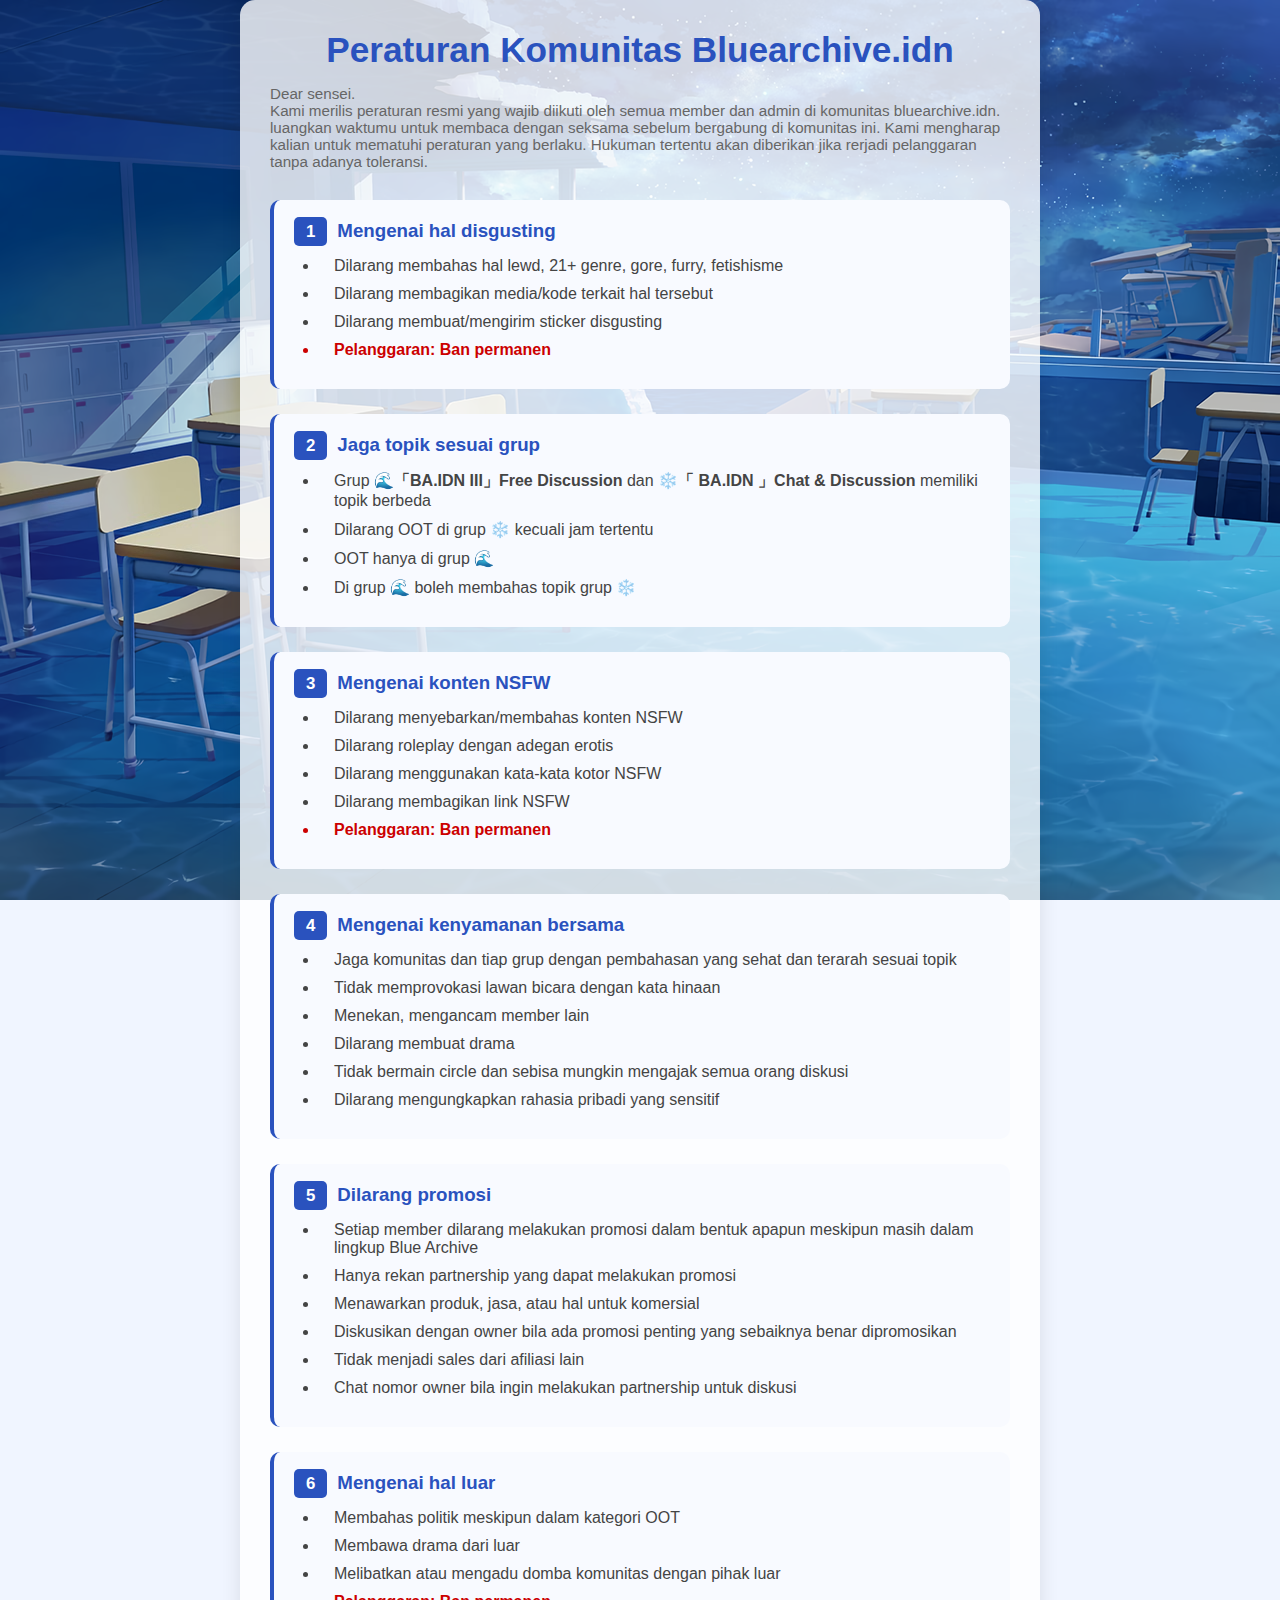
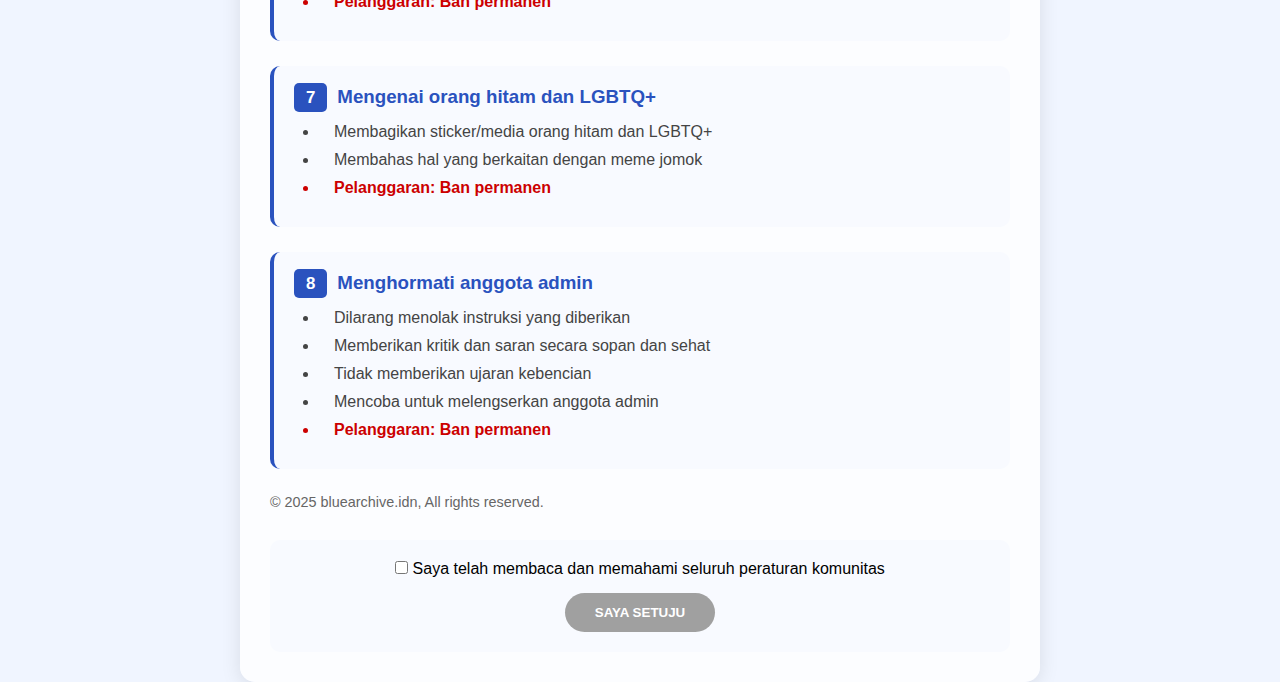
<file: index.html>
<!DOCTYPE html>
<html lang="id">
<head>
    <meta charset="UTF-8">
    <meta name="viewport" content="width=device-width, initial-scale=1.0">
    <title>Peraturan Komunitas Bluearchive.idn</title>

    <!-- favicon -->
    <link rel="icon" href="resource/logonobg.png" type="image/png">

    <!-- Open Graph Meta Tags -->
    <meta property="og:title" content="Peraturan Komunitas Bluearchive.idn">
    <meta property="og:description" content="Dear sensei. Kami merilis peraturan resmi yang wajib diikuti oleh semua member dan admin di komunitas bluearchive.idn. Luangkan waktumu untuk membaca dengan seksama sebelum bergabung di komunitas ini. Kami mengharap kalian untuk mematuhi peraturan yang berlaku. Hukuman tertentu akan diberikan jika terjadi pelanggaran tanpa adanya toleransi.">
    <meta property="og:image" content="https://ramchann.github.io/Peraturan-Komunitas-Bluearchive.idn/resource/BAIDN2.jpg"> <!-- Pastikan URL gambar absolut -->
    <meta property="og:image:type" content="image/jpeg">
    <meta property="og:url" content="https://ramchann.github.io/Peraturan-Komunitas-Bluearchive.idn/">
    <meta property="og:type" content="website">

    <!-- Twitter Card Meta Tags -->
    <meta name="twitter:card" content="summary_large_image">
    <meta name="twitter:title" content="Peraturan Komunitas Bluearchive.idn">
    <meta name="twitter:description" content="Dear sensei. Kami merilis peraturan resmi yang wajib diikuti oleh semua member dan admin di komunitas bluearchive.idn. Luangkan waktumu untuk membaca dengan seksama sebelum bergabung di komunitas ini. Kami mengharap kalian untuk mematuhi peraturan yang berlaku. Hukuman tertentu akan diberikan jika terjadi pelanggaran tanpa adanya toleransi.">
    <meta name="twitter:image" content="https://ramchann.github.io/Peraturan-Komunitas-Bluearchive.idn/resource/BAIDN2.jpg"> <!-- Gunakan URL absolut -->
    <meta name="twitter:url" content="https://ramchann.github.io/Peraturan-Komunitas-Bluearchive.idn/">
    
    <link rel="stylesheet" href="styles.css">
</head>
<body>
    <div class="container">
        <h1>Peraturan Komunitas Bluearchive.idn</h1>
        <p class="subtitle">Dear sensei. <br>Kami merilis peraturan resmi yang wajib diikuti oleh semua member dan admin di komunitas bluearchive.idn. luangkan waktumu untuk membaca dengan seksama sebelum bergabung di komunitas ini. Kami mengharap kalian untuk mematuhi peraturan yang berlaku. Hukuman tertentu akan diberikan jika rerjadi pelanggaran tanpa adanya toleransi.</p>
        
        <div class="rules-list">
            <div class="rule-category">
                <h3>Mengenai hal disgusting</h3>
                <ul>
                    <li>Dilarang membahas hal lewd, 21+ genre, gore, furry, fetishisme</li>
                    <li>Dilarang membagikan media/kode terkait hal tersebut</li>
                    <li>Dilarang membuat/mengirim sticker disgusting</li>
                    <li class="punishment">Pelanggaran: Ban permanen</li>
                </ul>
            </div>

            <div class="rule-category">
                <h3>Jaga topik sesuai grup</h3>
                <ul>
                    <li>Grup <strong>🌊「BA.IDN III」Free Discussion</strong> dan <strong>❄️「 BA.IDN 」Chat & Discussion</strong> memiliki topik berbeda</li>
                    <li>Dilarang OOT di grup ❄️ kecuali jam tertentu</li>
                    <li>OOT hanya di grup 🌊</li>
                    <li>Di grup 🌊 boleh membahas topik grup ❄️</li>
                </ul>
            </div>

            <div class="rule-category">
                <h3>Mengenai konten NSFW</h3>
                <ul>
                   <li>Dilarang menyebarkan/membahas konten NSFW</li>
                   <li>Dilarang roleplay dengan adegan erotis</li>
                   <li>Dilarang menggunakan kata-kata kotor NSFW</li>
                   <li>Dilarang membagikan link NSFW</li>
                   <li class="punishment">Pelanggaran: Ban permanen</li>
               </ul>
            </div>

            <div class="rule-category">
                <h3>Mengenai kenyamanan bersama</h3>
                <ul>
                    <li>Jaga komunitas dan tiap grup dengan pembahasan yang sehat dan terarah sesuai topik</li>
                    <li>Tidak memprovokasi lawan bicara dengan kata hinaan</li>
                    <li>Menekan, mengancam member lain</li>
                    <li>Dilarang membuat drama</li>
                    <li>Tidak bermain circle dan sebisa mungkin mengajak semua orang diskusi</li>
                    <li>Dilarang mengungkapkan rahasia pribadi yang sensitif</li>
                </ul>
            </div>

            <div class="rule-category">
                <h3>Dilarang promosi</h3>
                <ul>
                    <li>Setiap member dilarang melakukan promosi dalam bentuk apapun meskipun masih dalam lingkup Blue Archive</li>
                    <li>Hanya rekan partnership yang dapat melakukan promosi</li>
                    <li>Menawarkan produk, jasa, atau hal untuk komersial</li>
                    <li>Diskusikan dengan owner bila ada promosi penting yang sebaiknya benar dipromosikan</li>
                    <li>Tidak menjadi sales dari afiliasi lain</li>
                    <li>Chat nomor owner bila ingin melakukan partnership untuk diskusi</li>
                </ul>
            </div>

            <div class="rule-category">
                <h3>Mengenai hal luar</h3>
                <ul>
                    <li>Membahas politik meskipun dalam kategori OOT</li>
                    <li>Membawa drama dari luar</li>
                    <li>Melibatkan atau mengadu domba komunitas dengan pihak luar</li>
                    <li class="punishment">Pelanggaran: Ban permanen</li>
                </ul>
            </div>

            <div class="rule-category">
                <h3>Mengenai orang hitam dan LGBTQ+</h3>
                <ul>
                    <li>Membagikan sticker/media orang hitam dan LGBTQ+</li>
                    <li>Membahas hal yang berkaitan dengan meme jomok</li>
                    <li class="punishment">Pelanggaran: Ban permanen</li>
                </ul>
            </div>

            <div class="rule-category">
                <h3>Menghormati anggota admin</h3>
                <ul>
                    <li>Dilarang menolak instruksi yang diberikan</li>
                    <li>Memberikan kritik dan saran secara sopan dan sehat</li>
                    <li>Tidak memberikan ujaran kebencian</li>
                    <li>Mencoba untuk melengserkan anggota admin</li>
                    <li class="punishment">Pelanggaran: Ban permanen</li>
                </ul>
            </div>
        </div>
        
        <div class="copyright">
            © 2025 bluearchive.idn, All rights reserved.
        </div>

        <div class="checkbox-container">
            <input type="checkbox" id="agreeCheckbox">
            <label for="agreeCheckbox">Saya telah membaca dan memahami seluruh peraturan komunitas</label>
            <br>
            <button id="agreeButton" disabled>SAYA SETUJU</button>
        </div>
    </div>

    <script src="script.js"></script>
</body>
</html>
</file>
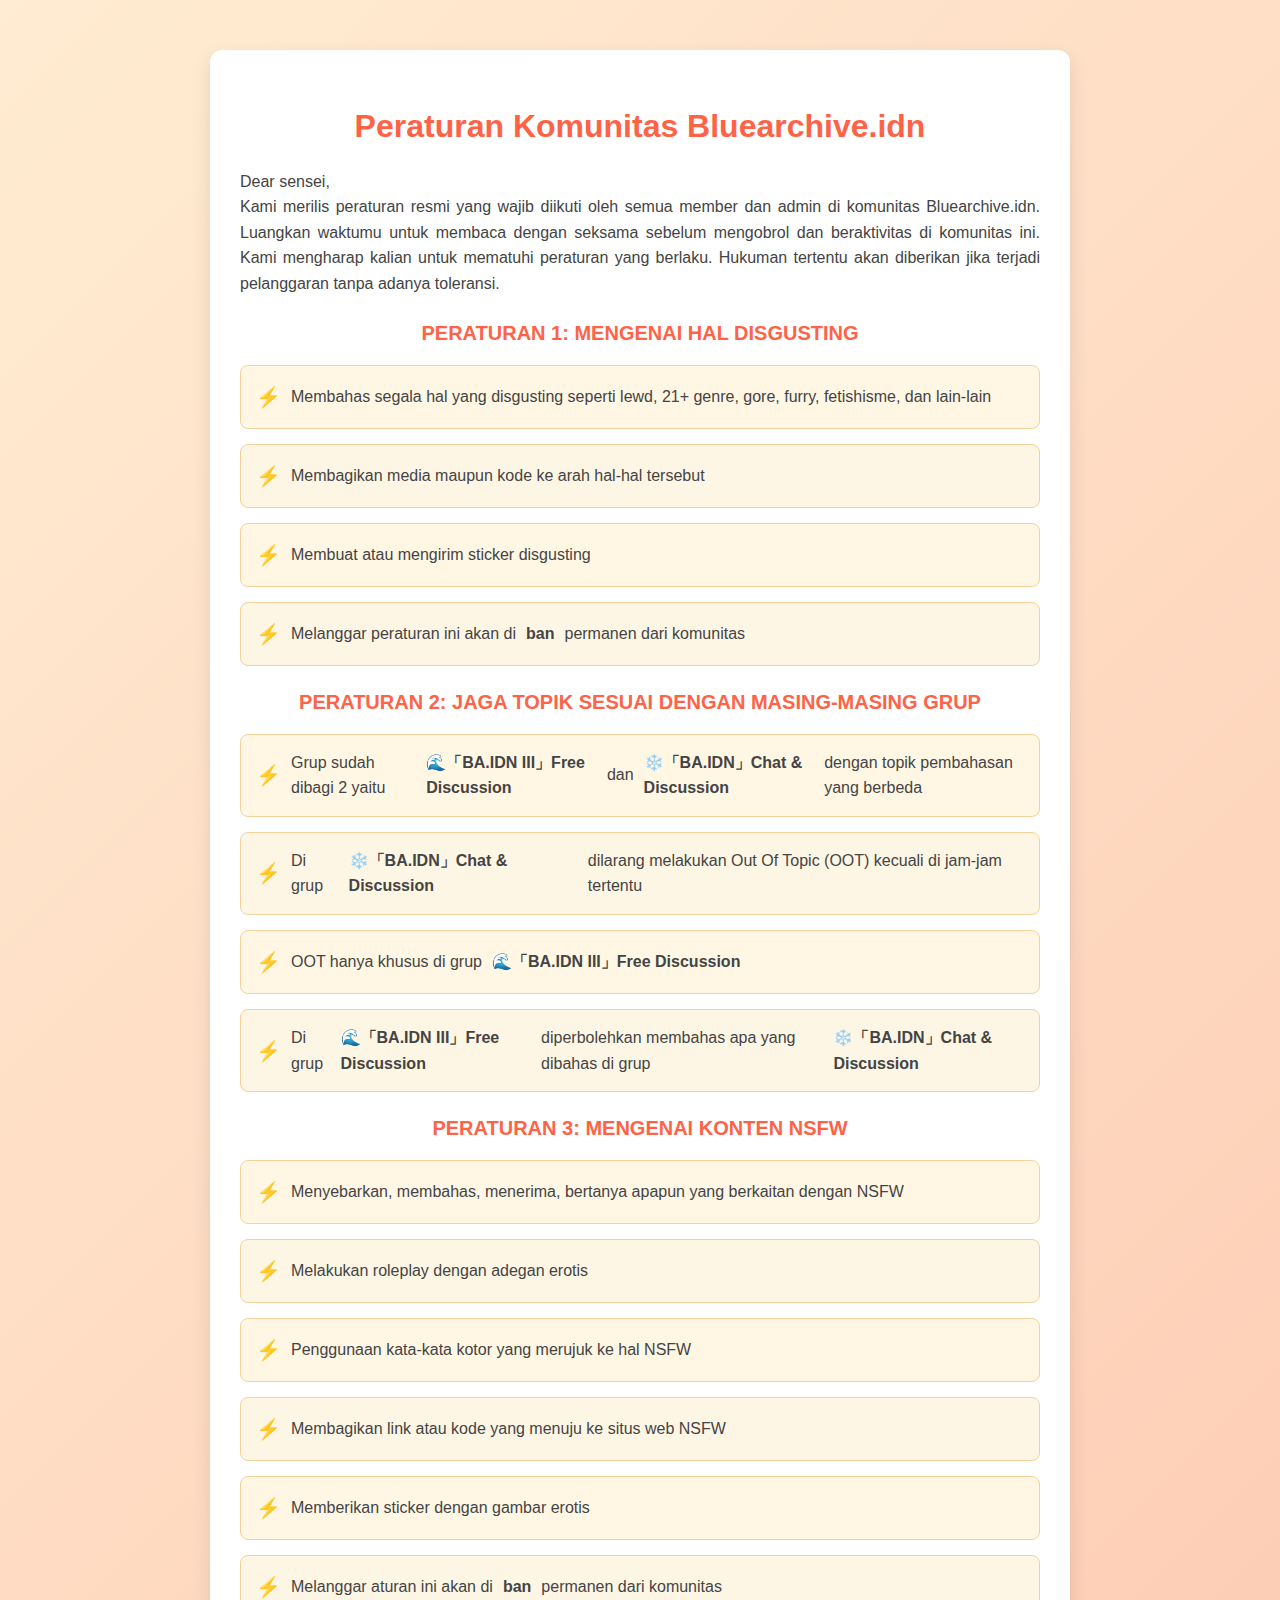
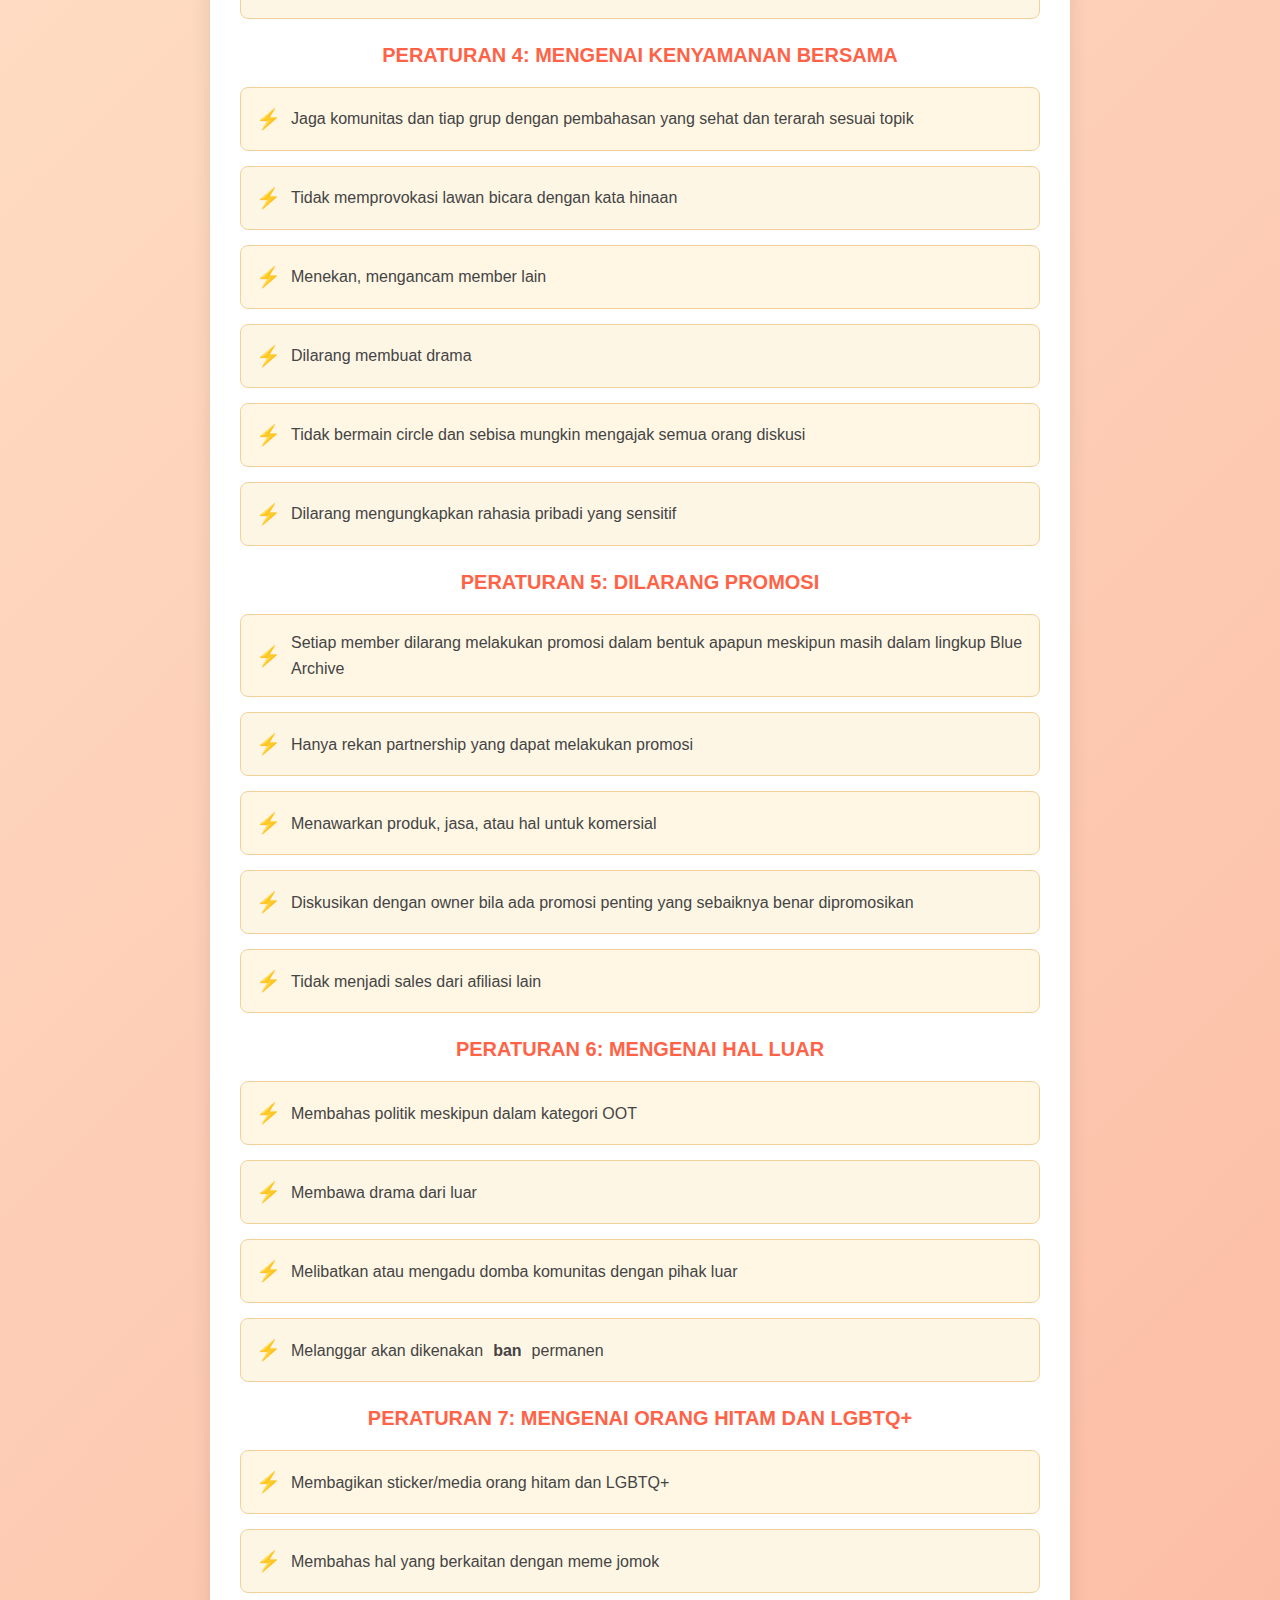
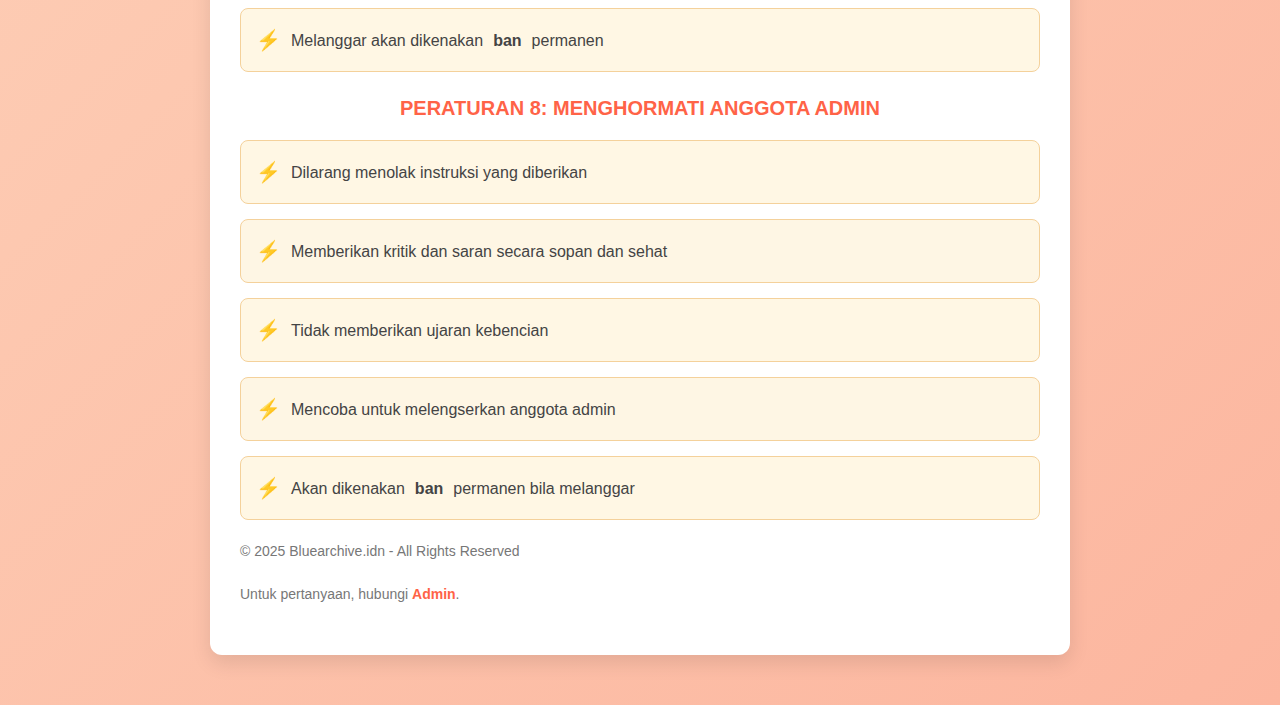
<file: peraturan.html>
<!DOCTYPE html>
<html lang="id">
<head>
    <meta charset="UTF-8">
    <meta name="viewport" content="width=device-width, initial-scale=1.0">
    <title>Peraturan Komunitas - Bluearchive.idn</title>
    <style>
        /* Umum */
        body {
            font-family: 'Segoe UI', Tahoma, Geneva, Verdana, sans-serif;
            background: linear-gradient(135deg, #ffecd2 0%, #fcb69f 100%);
            margin: 0;
            padding: 0;
            color: #444;
            line-height: 1.6;
        }
        .container {
            max-width: 800px;
            margin: 50px auto;
            background: #ffffff;
            padding: 30px;
            border-radius: 12px;
            box-shadow: 0 8px 20px rgba(0, 0, 0, 0.1);
        }
        h1, h2 {
            text-align: center;
            color: #ff6347;
        }
        h1 {
            font-size: 32px;
            margin-bottom: 10px;
        }
        h2 {
            font-size: 20px;
            margin-top: 20px;
            margin-bottom: 10px;
            text-transform: uppercase;
        }
        p {
            margin-bottom: 20px;
            text-align: justify;
        }

        /* Daftar aturan */
        ul {
            list-style: none;
            padding: 0;
        }
        ul li {
            margin-bottom: 15px;
            background: #fef6e4;
            padding: 15px;
            border-radius: 8px;
            border: 1px solid #f4d19b;
            display: flex;
            align-items: center;
            gap: 10px;
        }
        ul li:nth-child(odd) {
            background: #fff7e4;
        }
        ul li::before {
            content: "⚡";
            font-size: 20px;
            color: #ff6347;
        }

        /* Tombol admin */
        .footer {
            text-align: center;
            margin-top: 20px;
            font-size: 14px;
            color: #777;
        }
        .footer a {
            color: #ff6347;
            text-decoration: none;
            font-weight: bold;
        }
        .footer a:hover {
            text-decoration: underline;
        }
    </style>
</head>
<body>
    <div class="container">
        <h1>Peraturan Komunitas Bluearchive.idn</h1>
        <p>Dear sensei,<br>Kami merilis peraturan resmi yang wajib diikuti oleh semua member dan admin di komunitas Bluearchive.idn. Luangkan waktumu untuk membaca dengan seksama sebelum mengobrol dan beraktivitas di komunitas ini. Kami mengharap kalian untuk mematuhi peraturan yang berlaku. Hukuman tertentu akan diberikan jika terjadi pelanggaran tanpa adanya toleransi.</p>
        
        <h2>PERATURAN 1: Mengenai Hal Disgusting</h2>
        <ul>
            <li>Membahas segala hal yang disgusting seperti lewd, 21+ genre, gore, furry, fetishisme, dan lain-lain</li>
            <li>Membagikan media maupun kode ke arah hal-hal tersebut</li>
            <li>Membuat atau mengirim sticker disgusting</li>
            <li>Melanggar peraturan ini akan di <b>ban</b> permanen dari komunitas</li>
        </ul>

        <h2>PERATURAN 2: Jaga Topik Sesuai dengan Masing-Masing Grup</h2>
        <ul>
            <li>Grup sudah dibagi 2 yaitu <b>🌊「BA.IDN III」Free Discussion</b> dan <b>❄️「BA.IDN」Chat & Discussion</b> dengan topik pembahasan yang berbeda</li>
            <li>Di grup <b>❄️「BA.IDN」Chat & Discussion</b> dilarang melakukan Out Of Topic (OOT) kecuali di jam-jam tertentu</li>
            <li>OOT hanya khusus di grup <b>🌊「BA.IDN III」Free Discussion</b></li>
            <li>Di grup <b>🌊「BA.IDN III」Free Discussion</b> diperbolehkan membahas apa yang dibahas di grup <b>❄️「BA.IDN」Chat & Discussion</b></li>
        </ul>

        <h2>PERATURAN 3: Mengenai Konten NSFW</h2>
        <ul>
            <li>Menyebarkan, membahas, menerima, bertanya apapun yang berkaitan dengan NSFW</li>
            <li>Melakukan roleplay dengan adegan erotis</li>
            <li>Penggunaan kata-kata kotor yang merujuk ke hal NSFW</li>
            <li>Membagikan link atau kode yang menuju ke situs web NSFW</li>
            <li>Memberikan sticker dengan gambar erotis</li>
            <li>Melanggar aturan ini akan di <b>ban</b> permanen dari komunitas</li>
        </ul>

        <h2>PERATURAN 4: Mengenai Kenyamanan Bersama</h2>
        <ul>
            <li>Jaga komunitas dan tiap grup dengan pembahasan yang sehat dan terarah sesuai topik</li>
            <li>Tidak memprovokasi lawan bicara dengan kata hinaan</li>
            <li>Menekan, mengancam member lain</li>
            <li>Dilarang membuat drama</li>
            <li>Tidak bermain circle dan sebisa mungkin mengajak semua orang diskusi</li>
            <li>Dilarang mengungkapkan rahasia pribadi yang sensitif</li>
        </ul>

        <h2>PERATURAN 5: Dilarang Promosi</h2>
        <ul>
            <li>Setiap member dilarang melakukan promosi dalam bentuk apapun meskipun masih dalam lingkup Blue Archive</li>
            <li>Hanya rekan partnership yang dapat melakukan promosi</li>
            <li>Menawarkan produk, jasa, atau hal untuk komersial</li>
            <li>Diskusikan dengan owner bila ada promosi penting yang sebaiknya benar dipromosikan</li>
            <li>Tidak menjadi sales dari afiliasi lain</li>
        </ul>

        <h2>PERATURAN 6: Mengenai Hal Luar</h2>
        <ul>
            <li>Membahas politik meskipun dalam kategori OOT</li>
            <li>Membawa drama dari luar</li>
            <li>Melibatkan atau mengadu domba komunitas dengan pihak luar</li>
            <li>Melanggar akan dikenakan <b>ban</b> permanen</li>
        </ul>

        <h2>PERATURAN 7: Mengenai Orang Hitam dan LGBTQ+</h2>
        <ul>
            <li>Membagikan sticker/media orang hitam dan LGBTQ+</li>
            <li>Membahas hal yang berkaitan dengan meme jomok</li>
            <li>Melanggar akan dikenakan <b>ban</b> permanen</li>
        </ul>

        <h2>PERATURAN 8: Menghormati Anggota Admin</h2>
        <ul>
            <li>Dilarang menolak instruksi yang diberikan</li>
            <li>Memberikan kritik dan saran secara sopan dan sehat</li>
            <li>Tidak memberikan ujaran kebencian</li>
            <li>Mencoba untuk melengserkan anggota admin</li>
            <li>Akan dikenakan <b>ban</b> permanen bila melanggar</li>
        </ul>

        <div class="footer">
            <p>© 2025 Bluearchive.idn - All Rights Reserved</p>
            <p>Untuk pertanyaan, hubungi <a href="https://wa.me/+6285757168516" target="_blank">Admin</a>.</p>
        </div>
    </div>
</body>
</html>
</file>
<file: styles.css>
* {
    margin: 0;
    padding: 0;
    box-sizing: border-box;
    font-family: 'Segoe UI', Tahoma, Geneva, Verdana, sans-serif;
}

body {
    background-color: #f0f5ff;
    background-image: url('resource/image.png');
    background-size: cover;
    background-position: center;
    background-repeat: no-repeat;
    background-attachment: fixed;
}

.container {
    max-width: 800px;
    margin: 0 auto;
    background: rgba(255, 255, 255, 0.8); /* transparasi 80% */
    padding: 30px;
    border-radius: 15px;
    box-shadow: 0 4px 20px rgba(0,0,0,0.1);
}

h1 {
    color: #2a52be;
    text-align: center;
    margin-bottom: 15px;
    font-size: 2.2em;
}

.subtitle {
    text-align: left;
    color: #666;
    margin-bottom: 30px;
    font-size: 0.95em;
}

.rules-list {
    counter-reset: peraturan;
}

.rule-category {
    margin-bottom: 25px;
    padding: 20px;
    background: #f8faff;
    border-radius: 10px;
    border-left: 4px solid #2a52be;
    transition: transform 0.2s;
}

.rule-category:hover {
    transform: translateX(5px);
    background-color: #e6efff;
}

.rule-category h3 {
    color: #2a52be;
    margin-bottom: 15px;
    counter-increment: peraturan;
}

.rule-category h3::before {
    content: counter(peraturan);
    background: #2a52be;
    color: white;
    padding: 5px 12px;
    border-radius: 5px;
    margin-right: 10px;
    font-size: 0.9em;
}

.rule-category ul {
    margin-left: 25px;
    color: #444;
}

.rule-category li {
    margin-bottom: 10px;
    position: relative;
    padding-left: 15px;
}

.punishment {
    color: #cc0000;
    font-weight: bold;
}

.checkbox-container {
    margin-top: 30px;
    padding: 20px;
    background: #f8faff;
    border-radius: 10px;
    text-align: center;
}

#agreeButton {
    background: #2a52be;
    color: white;
    padding: 12px 30px;
    border: none;
    border-radius: 25px;
    cursor: pointer;
    font-weight: bold;
    transition: all 0.3s;
    margin-top: 15px;
}

#agreeButton:disabled {
    background: #a0a0a0;
    cursor: not-allowed;
}

@media (max-width: 600px) {
    .container {
        padding: 15px;
    }
    
    h1 {
        font-size: 1.8em;
    }
    
    .rule-category {
        padding: 15px;
    }
}

.copyright {
    text-align: left;
    font-size: 0.9em;
    color: #666;
    margin-bottom: 15px;
}
</file>
